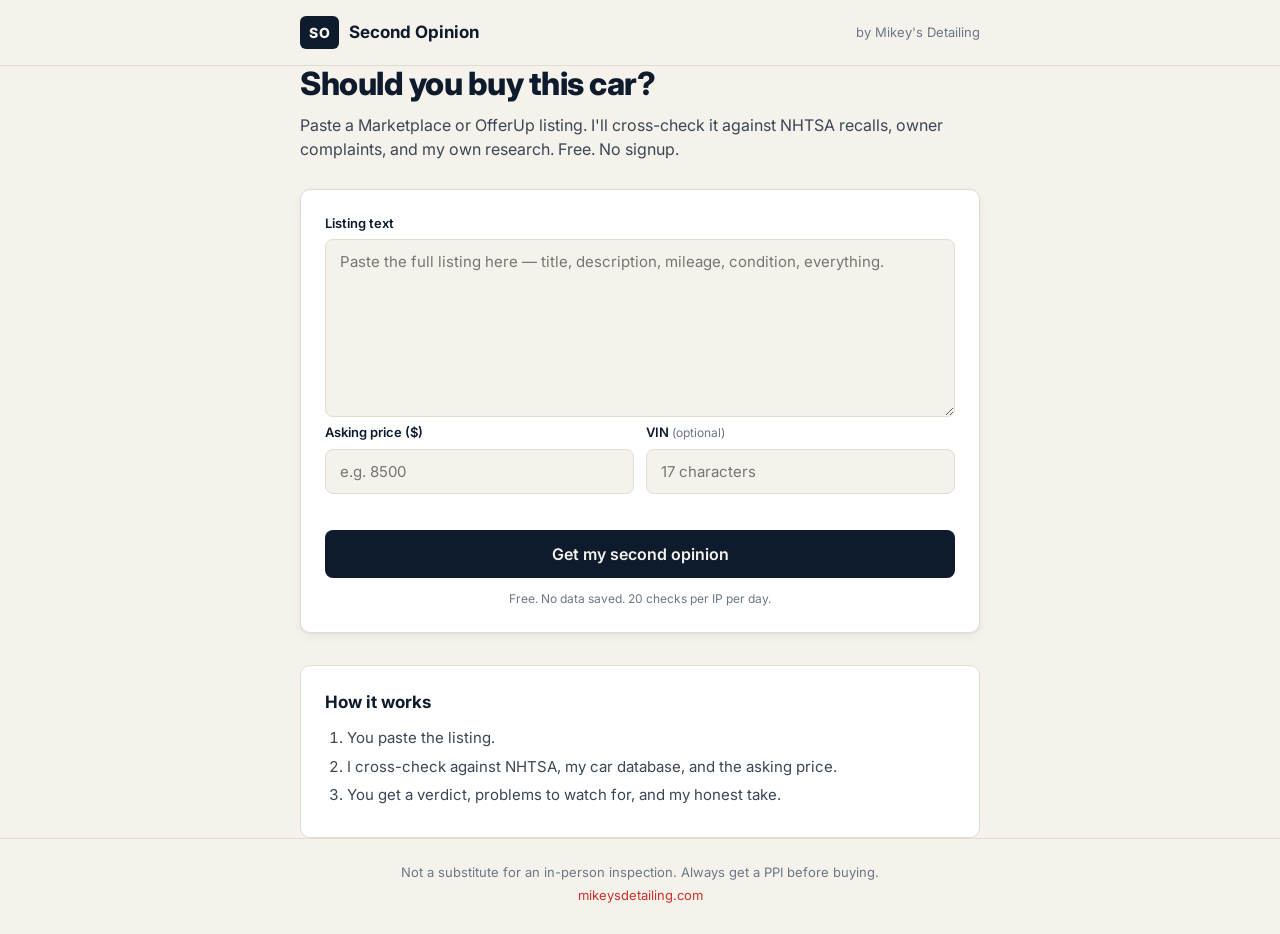
<file: frontend/index.html>
<!DOCTYPE html>
<html lang="en">
<head>
  <meta charset="UTF-8">
  <meta name="viewport" content="width=device-width, initial-scale=1.0">
  <title>Second Opinion — Used Car Check by Mikey</title>
  <meta name="description" content="Paste a used car listing. Get an honest report card grounded in real NHTSA data. Free, by Mikey at mikeysdetailing.com.">
  <link rel="preconnect" href="https://fonts.googleapis.com">
  <link rel="preconnect" href="https://fonts.gstatic.com" crossorigin>
  <link href="https://fonts.googleapis.com/css2?family=Inter:wght@400;500;600;700;800&display=swap" rel="stylesheet">
  <link rel="stylesheet" href="styles.css">
</head>
<body>
  <header class="site-header">
    <div class="wrap">
      <a href="/" class="brand">
        <span class="brand-mark">SO</span>
        <span class="brand-text">Second Opinion</span>
      </a>
      <a href="https://mikeysdetailing.com" class="brand-credit">by Mikey's Detailing</a>
    </div>
  </header>

  <main class="wrap">
    <!-- INPUT VIEW -->
    <section id="input-view" class="view">
      <h1 class="title">Should you buy this car?</h1>
      <p class="sub">Paste a Marketplace or OfferUp listing. I'll cross-check it against NHTSA recalls, owner complaints, and my own research. Free. No signup.</p>

      <form id="check-form" class="form-card">
        <label class="field">
          <span class="field-label">Listing text</span>
          <textarea
            id="listing"
            name="listing"
            rows="8"
            required
            placeholder="Paste the full listing here — title, description, mileage, condition, everything."></textarea>
        </label>

        <div class="row">
          <label class="field">
            <span class="field-label">Asking price ($)</span>
            <input type="number" id="price" name="price" required min="100" step="50" placeholder="e.g. 8500">
          </label>

          <label class="field">
            <span class="field-label">VIN <span class="hint">(optional)</span></span>
            <input type="text" id="vin" name="vin" maxlength="17" placeholder="17 characters">
          </label>
        </div>

        <button type="submit" id="submit-btn" class="btn-primary">
          <span class="btn-label">Get my second opinion</span>
        </button>
        <p class="disclaimer">Free. No data saved. 20 checks per IP per day.</p>
      </form>

      <section class="how-it-works">
        <h2>How it works</h2>
        <ol>
          <li>You paste the listing.</li>
          <li>I cross-check against NHTSA, my car database, and the asking price.</li>
          <li>You get a verdict, problems to watch for, and my honest take.</li>
        </ol>
      </section>
    </section>

    <!-- LOADING VIEW -->
    <section id="loading-view" class="view hidden">
      <div class="loading">
        <div class="spinner"></div>
        <p class="loading-text">Running the numbers...</p>
        <p class="loading-sub">This takes 10-20 seconds.</p>
      </div>
    </section>

    <!-- RESULT VIEW -->
    <section id="result-view" class="view hidden">
      <button id="back-btn" class="btn-back">← Check another</button>

      <div id="verdict-card" class="verdict-card">
        <div class="verdict-label">VERDICT</div>
        <div id="verdict-value" class="verdict-value"></div>
        <div id="verdict-subject" class="verdict-subject"></div>
      </div>

      <div id="stat-grid" class="stat-grid"></div>

      <div id="prior-offenses" class="watch-card">
        <h3>Watch for these</h3>
        <ul id="prior-offenses-list"></ul>
      </div>

      <div id="mikey-note" class="mikey-note">
        <div class="mikey-note-label">— Mikey</div>
        <p id="mikey-note-text"></p>
      </div>

      <div id="sources" class="sources"></div>
    </section>

    <!-- ERROR VIEW -->
    <section id="error-view" class="view hidden">
      <div class="error-card">
        <h2>Something went wrong</h2>
        <p id="error-text"></p>
        <button id="error-back-btn" class="btn-primary">Try again</button>
      </div>
    </section>
  </main>

  <footer class="site-footer">
    <div class="wrap">
      <p>Not a substitute for an in-person inspection. Always get a PPI before buying.</p>
      <p><a href="https://mikeysdetailing.com">mikeysdetailing.com</a></p>
    </div>
  </footer>

  <script src="app.js"></script>
</body>
</html>
</file>
<file: frontend/styles.css>
/* ============================================================================
   Second Opinion — styles
   Colors: warm off-white #f5f2ec, deep navy #0e1b2c, red accent #c9322a
   ============================================================================ */

:root {
  --bg: #f5f2ec;
  --ink: #0e1b2c;
  --ink-soft: #3a4654;
  --ink-faint: #6b7785;
  --accent: #c9322a;
  --good: #1e7a3c;
  --bad: #c9322a;
  --warn: #b8801f;
  --card: #ffffff;
  --border: #e0dccf;
  --radius: 10px;
  --shadow: 0 1px 3px rgba(14, 27, 44, 0.06), 0 4px 12px rgba(14, 27, 44, 0.04);
}

* { box-sizing: border-box; margin: 0; padding: 0; }

body {
  font-family: 'Inter', -apple-system, BlinkMacSystemFont, sans-serif;
  background: var(--bg);
  color: var(--ink);
  line-height: 1.5;
  -webkit-font-smoothing: antialiased;
}

.wrap {
  max-width: 720px;
  margin: 0 auto;
  padding: 0 20px;
}

.hidden { display: none !important; }

/* Header */
.site-header {
  border-bottom: 1px solid var(--border);
  padding: 16px 0;
  background: var(--bg);
}
.site-header .wrap {
  display: flex;
  justify-content: space-between;
  align-items: center;
}
.brand {
  display: flex;
  align-items: center;
  gap: 10px;
  text-decoration: none;
  color: var(--ink);
}
.brand-mark {
  background: var(--ink);
  color: var(--bg);
  font-weight: 800;
  font-size: 14px;
  padding: 6px 9px;
  border-radius: 6px;
  letter-spacing: 0.5px;
}
.brand-text {
  font-weight: 700;
  font-size: 17px;
}
.brand-credit {
  font-size: 13px;
  color: var(--ink-faint);
  text-decoration: none;
}
.brand-credit:hover { color: var(--accent); }

/* Main view spacing */
main { padding: 32px 0 60px; }
.view { animation: fadeIn 0.2s ease; }
@keyframes fadeIn {
  from { opacity: 0; transform: translateY(4px); }
  to { opacity: 1; transform: translateY(0); }
}

/* Input view */
.title {
  font-size: 32px;
  font-weight: 800;
  line-height: 1.15;
  margin-bottom: 10px;
  letter-spacing: -0.5px;
}
.sub {
  color: var(--ink-soft);
  font-size: 16px;
  margin-bottom: 28px;
}

.form-card {
  background: var(--card);
  border: 1px solid var(--border);
  border-radius: var(--radius);
  padding: 24px;
  box-shadow: var(--shadow);
  margin-bottom: 32px;
}

.field {
  display: block;
  margin-bottom: 16px;
}
.field:last-of-type { margin-bottom: 0; }
.field-label {
  display: block;
  font-size: 13px;
  font-weight: 600;
  margin-bottom: 6px;
  color: var(--ink);
}
.hint {
  font-weight: 400;
  color: var(--ink-faint);
  font-size: 12px;
}

textarea, input[type="number"], input[type="text"] {
  width: 100%;
  padding: 12px 14px;
  border: 1px solid var(--border);
  border-radius: 8px;
  font-family: inherit;
  font-size: 15px;
  color: var(--ink);
  background: var(--bg);
  transition: border-color 0.15s;
}
textarea { resize: vertical; min-height: 140px; }
textarea:focus, input:focus {
  outline: none;
  border-color: var(--ink);
}

.row {
  display: grid;
  grid-template-columns: 1fr 1fr;
  gap: 12px;
  margin-bottom: 20px;
}
@media (max-width: 480px) {
  .row { grid-template-columns: 1fr; }
}

.btn-primary {
  width: 100%;
  background: var(--ink);
  color: var(--bg);
  border: none;
  padding: 14px 24px;
  border-radius: 8px;
  font-family: inherit;
  font-size: 16px;
  font-weight: 600;
  cursor: pointer;
  transition: background 0.15s, transform 0.05s;
}
.btn-primary:hover { background: #1a2a40; }
.btn-primary:active { transform: scale(0.99); }
.btn-primary:disabled { opacity: 0.6; cursor: wait; }

.disclaimer {
  text-align: center;
  color: var(--ink-faint);
  font-size: 12px;
  margin-top: 12px;
}

.how-it-works {
  background: var(--card);
  border: 1px solid var(--border);
  border-radius: var(--radius);
  padding: 24px;
}
.how-it-works h2 {
  font-size: 17px;
  margin-bottom: 12px;
  font-weight: 700;
}
.how-it-works ol {
  padding-left: 22px;
  color: var(--ink-soft);
  font-size: 15px;
}
.how-it-works li { margin-bottom: 6px; }

/* Loading */
.loading {
  text-align: center;
  padding: 80px 20px;
}
.spinner {
  width: 40px;
  height: 40px;
  border: 3px solid var(--border);
  border-top-color: var(--accent);
  border-radius: 50%;
  animation: spin 0.8s linear infinite;
  margin: 0 auto 20px;
}
@keyframes spin { to { transform: rotate(360deg); } }
.loading-text { font-size: 17px; font-weight: 600; margin-bottom: 4px; }
.loading-sub { color: var(--ink-faint); font-size: 14px; }

/* Result view */
.btn-back {
  background: none;
  border: none;
  color: var(--ink-soft);
  font-family: inherit;
  font-size: 14px;
  cursor: pointer;
  padding: 6px 0;
  margin-bottom: 16px;
}
.btn-back:hover { color: var(--accent); }

.verdict-card {
  background: var(--ink);
  color: var(--bg);
  border-radius: var(--radius);
  padding: 28px;
  text-align: center;
  margin-bottom: 16px;
  box-shadow: var(--shadow);
}
.verdict-label {
  font-size: 11px;
  letter-spacing: 2px;
  color: rgba(245, 242, 236, 0.6);
  font-weight: 600;
  margin-bottom: 8px;
}
.verdict-value {
  font-size: 42px;
  font-weight: 800;
  letter-spacing: -1px;
  line-height: 1;
  margin-bottom: 8px;
}
.verdict-value.buy { color: #6dd393; }
.verdict-value.pass { color: #ff6b62; }
.verdict-value.inspect { color: #ffb84d; }
.verdict-subject {
  font-size: 15px;
  color: rgba(245, 242, 236, 0.8);
}

.stat-grid {
  display: grid;
  grid-template-columns: 1fr 1fr;
  gap: 10px;
  margin-bottom: 16px;
}
.stat {
  background: var(--card);
  border: 1px solid var(--border);
  border-radius: var(--radius);
  padding: 16px;
}
.stat-label {
  font-size: 11px;
  letter-spacing: 1.5px;
  color: var(--ink-faint);
  font-weight: 600;
  margin-bottom: 6px;
}
.stat-value {
  font-size: 18px;
  font-weight: 700;
  margin-bottom: 4px;
}
.stat-value.good { color: var(--good); }
.stat-value.bad { color: var(--bad); }
.stat-value.warn { color: var(--warn); }
.stat-detail {
  font-size: 13px;
  color: var(--ink-soft);
}

.watch-card {
  background: var(--card);
  border: 1px solid var(--border);
  border-radius: var(--radius);
  padding: 20px 24px;
  margin-bottom: 16px;
}
.watch-card h3 {
  font-size: 13px;
  letter-spacing: 1.5px;
  color: var(--ink-faint);
  font-weight: 600;
  margin-bottom: 12px;
  text-transform: uppercase;
}
.watch-card ul {
  list-style: none;
}
.watch-card li {
  padding: 8px 0;
  border-bottom: 1px solid var(--border);
  font-size: 15px;
  color: var(--ink);
  display: flex;
  gap: 10px;
}
.watch-card li:last-child { border-bottom: none; }
.watch-card li::before {
  content: '⚠';
  color: var(--accent);
  font-size: 14px;
  flex-shrink: 0;
}

.mikey-note {
  background: var(--ink);
  color: var(--bg);
  border-radius: var(--radius);
  padding: 24px;
  margin-bottom: 16px;
  box-shadow: var(--shadow);
}
.mikey-note-label {
  font-size: 11px;
  letter-spacing: 2px;
  color: rgba(245, 242, 236, 0.6);
  font-weight: 600;
  margin-bottom: 10px;
}
.mikey-note p {
  font-size: 15px;
  line-height: 1.65;
  color: rgba(245, 242, 236, 0.95);
}

.sources {
  font-size: 12px;
  color: var(--ink-faint);
  text-align: center;
  padding: 16px 0;
}

/* Error */
.error-card {
  background: var(--card);
  border: 1px solid var(--border);
  border-radius: var(--radius);
  padding: 32px 24px;
  text-align: center;
}
.error-card h2 {
  font-size: 22px;
  margin-bottom: 10px;
}
.error-card p {
  color: var(--ink-soft);
  margin-bottom: 20px;
}

/* Footer */
.site-footer {
  border-top: 1px solid var(--border);
  padding: 24px 0;
  text-align: center;
  font-size: 13px;
  color: var(--ink-faint);
}
.site-footer p { margin-bottom: 4px; }
.site-footer a { color: var(--accent); text-decoration: none; }
.site-footer a:hover { text-decoration: underline; }
</file>
